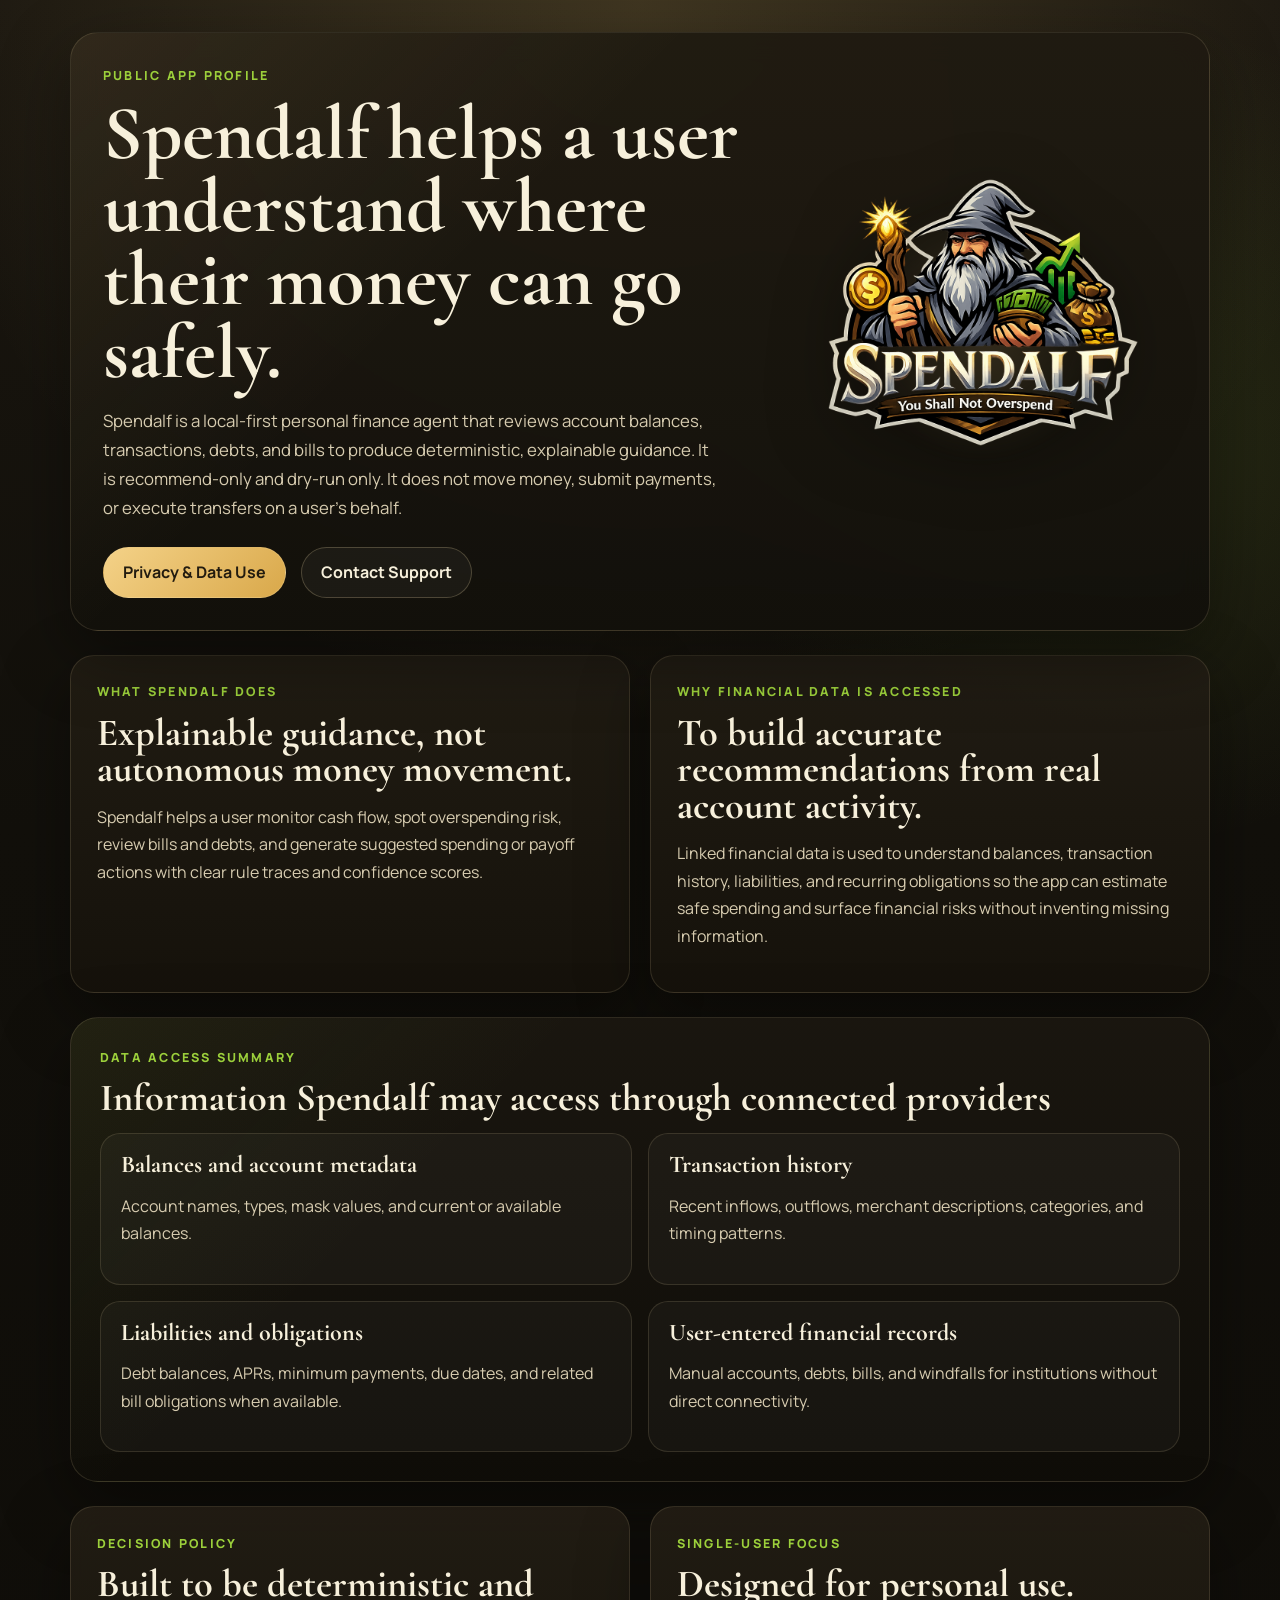
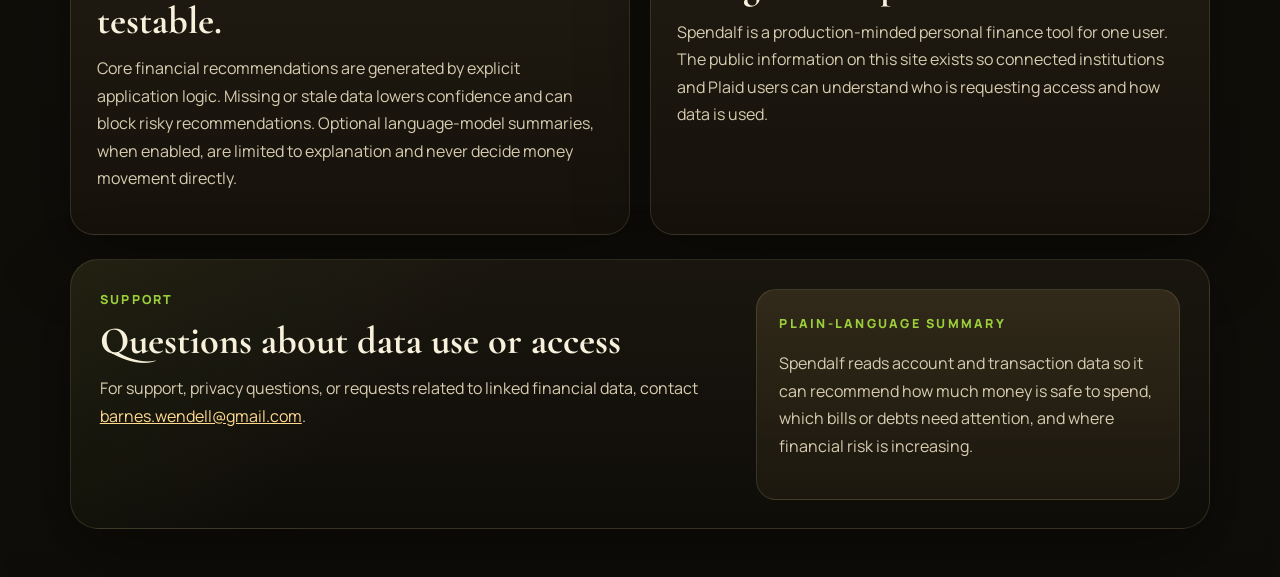
<file: index.html>
<!DOCTYPE html>
<html lang="en">
<head>
  <meta charset="utf-8">
  <meta name="viewport" content="width=device-width, initial-scale=1">
  <meta http-equiv="Content-Security-Policy" content="default-src 'none'; style-src 'self'; font-src 'self'; img-src 'self'; base-uri 'none'; form-action 'none'">
  <title>Spendalf | Local-First Personal Finance Guidance</title>
  <meta
    name="description"
    content="Spendalf is a local-first personal finance assistant that analyzes balances, transactions, bills, and debts to produce explainable spending guidance."
  >
  <meta name="theme-color" content="#12100b">
  <link rel="icon" type="image/png" href="./assets/spendalf-logo.png">
  <link rel="stylesheet" href="./assets/site.css">
</head>
<body>
  <div class="page-shell">
    <header class="hero">
      <div class="hero-copy">
        <p class="eyebrow">Public App Profile</p>
        <h1>Spendalf helps a user understand where their money can go safely.</h1>
        <p class="lede">
          Spendalf is a local-first personal finance agent that reviews account balances,
          transactions, debts, and bills to produce deterministic, explainable guidance.
          It is recommend-only and dry-run only. It does not move money, submit payments,
          or execute transfers on a user's behalf.
        </p>
        <div class="hero-actions">
          <a class="button button-primary" href="./privacy.html">Privacy &amp; Data Use</a>
          <a class="button button-secondary" href="mailto:barnes.wendell@gmail.com">Contact Support</a>
        </div>
      </div>
      <div class="hero-art">
        <img
          src="./assets/spendalf-logo.png"
          alt="Spendalf logo showing a wizard holding coins and a staff"
          class="hero-logo"
        >
      </div>
    </header>

    <main>
      <section class="card-grid">
        <article class="card">
          <p class="card-label">What Spendalf Does</p>
          <h2>Explainable guidance, not autonomous money movement.</h2>
          <p>
            Spendalf helps a user monitor cash flow, spot overspending risk, review bills and debts,
            and generate suggested spending or payoff actions with clear rule traces and confidence scores.
          </p>
        </article>
        <article class="card">
          <p class="card-label">Why Financial Data Is Accessed</p>
          <h2>To build accurate recommendations from real account activity.</h2>
          <p>
            Linked financial data is used to understand balances, transaction history, liabilities,
            and recurring obligations so the app can estimate safe spending and surface financial risks
            without inventing missing information.
          </p>
        </article>
      </section>

      <section class="feature-panel">
        <div class="feature-heading">
          <p class="eyebrow">Data Access Summary</p>
          <h2>Information Spendalf may access through connected providers</h2>
        </div>
        <div class="feature-list">
          <article>
            <h3>Balances and account metadata</h3>
            <p>Account names, types, mask values, and current or available balances.</p>
          </article>
          <article>
            <h3>Transaction history</h3>
            <p>Recent inflows, outflows, merchant descriptions, categories, and timing patterns.</p>
          </article>
          <article>
            <h3>Liabilities and obligations</h3>
            <p>Debt balances, APRs, minimum payments, due dates, and related bill obligations when available.</p>
          </article>
          <article>
            <h3>User-entered financial records</h3>
            <p>Manual accounts, debts, bills, and windfalls for institutions without direct connectivity.</p>
          </article>
        </div>
      </section>

      <section class="split-panel">
        <article class="panel">
          <p class="eyebrow">Decision Policy</p>
          <h2>Built to be deterministic and testable.</h2>
          <p>
            Core financial recommendations are generated by explicit application logic.
            Missing or stale data lowers confidence and can block risky recommendations.
            Optional language-model summaries, when enabled, are limited to explanation and never decide money movement directly.
          </p>
        </article>
        <article class="panel">
          <p class="eyebrow">Single-User Focus</p>
          <h2>Designed for personal use.</h2>
          <p>
            Spendalf is a production-minded personal finance tool for one user. The public information on this site
            exists so connected institutions and Plaid users can understand who is requesting access and how data is used.
          </p>
        </article>
      </section>

      <section class="contact-panel">
        <div>
          <p class="eyebrow">Support</p>
          <h2>Questions about data use or access</h2>
          <p>
            For support, privacy questions, or requests related to linked financial data, contact
            <a href="mailto:barnes.wendell@gmail.com">barnes.wendell@gmail.com</a>.
          </p>
        </div>
        <div class="contact-note">
          <p class="note-title">Plain-language summary</p>
          <p>
            Spendalf reads account and transaction data so it can recommend how much money is safe to spend,
            which bills or debts need attention, and where financial risk is increasing.
          </p>
        </div>
      </section>
    </main>
  </div>
</body>
</html>
</file>
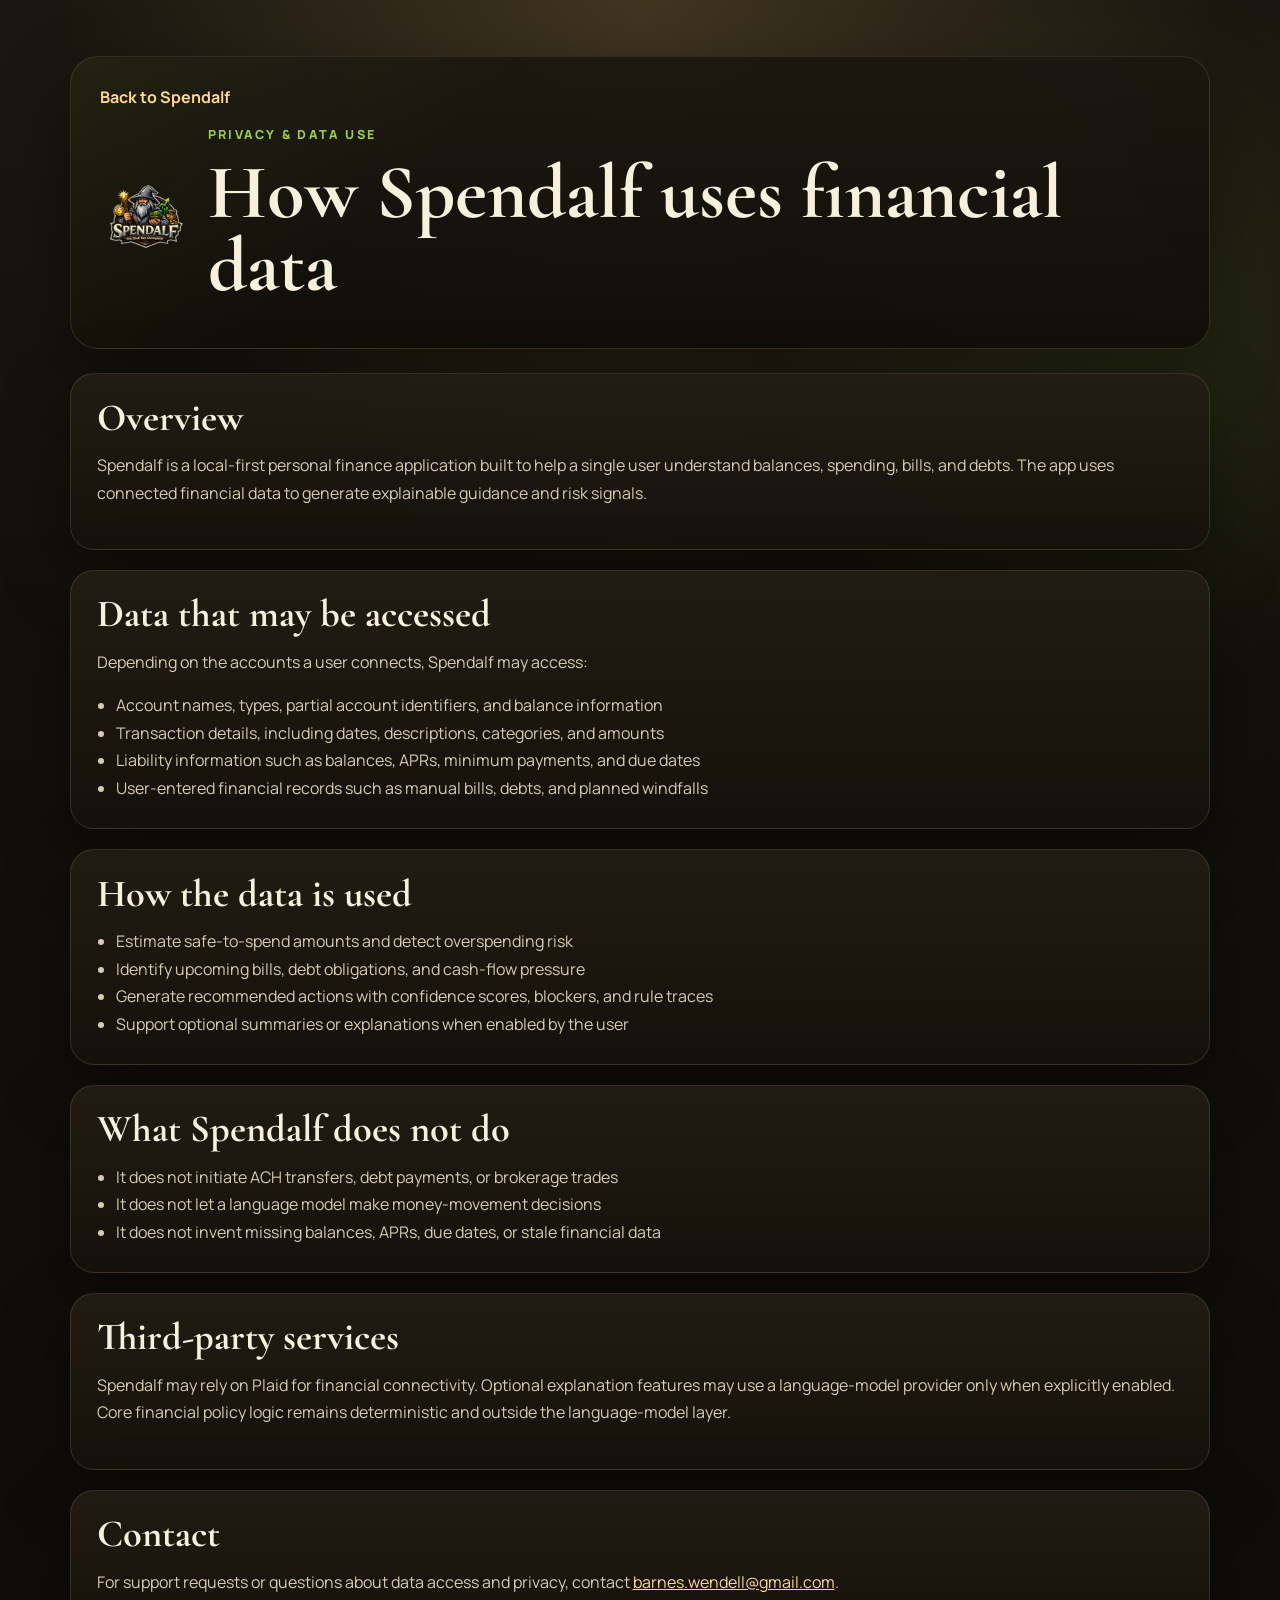
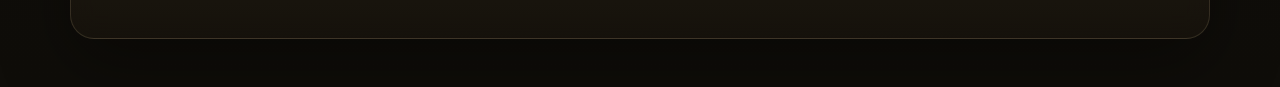
<file: privacy.html>
<!DOCTYPE html>
<html lang="en">
<head>
  <meta charset="utf-8">
  <meta name="viewport" content="width=device-width, initial-scale=1">
  <meta http-equiv="Content-Security-Policy" content="default-src 'none'; style-src 'self'; font-src 'self'; img-src 'self'; base-uri 'none'; form-action 'none'">
  <title>Spendalf | Privacy & Data Use</title>
  <meta
    name="description"
    content="Privacy and data use information for Spendalf, a local-first personal finance guidance application."
  >
  <meta name="theme-color" content="#12100b">
  <link rel="icon" type="image/png" href="./assets/spendalf-logo.png">
  <link rel="stylesheet" href="./assets/site.css">
</head>
<body>
  <div class="page-shell">
    <header class="subpage-header">
      <a class="back-link" href="./index.html">Back to Spendalf</a>
      <div class="subpage-title">
        <img
          src="./assets/spendalf-logo.png"
          alt="Spendalf logo"
          class="subpage-logo"
        >
        <div>
          <p class="eyebrow">Privacy &amp; Data Use</p>
          <h1>How Spendalf uses financial data</h1>
        </div>
      </div>
    </header>

    <main class="legal-layout">
      <section class="legal-card">
        <h2>Overview</h2>
        <p>
          Spendalf is a local-first personal finance application built to help a single user understand balances,
          spending, bills, and debts. The app uses connected financial data to generate explainable guidance and risk signals.
        </p>
      </section>

      <section class="legal-card">
        <h2>Data that may be accessed</h2>
        <p>Depending on the accounts a user connects, Spendalf may access:</p>
        <ul>
          <li>Account names, types, partial account identifiers, and balance information</li>
          <li>Transaction details, including dates, descriptions, categories, and amounts</li>
          <li>Liability information such as balances, APRs, minimum payments, and due dates</li>
          <li>User-entered financial records such as manual bills, debts, and planned windfalls</li>
        </ul>
      </section>

      <section class="legal-card">
        <h2>How the data is used</h2>
        <ul>
          <li>Estimate safe-to-spend amounts and detect overspending risk</li>
          <li>Identify upcoming bills, debt obligations, and cash-flow pressure</li>
          <li>Generate recommended actions with confidence scores, blockers, and rule traces</li>
          <li>Support optional summaries or explanations when enabled by the user</li>
        </ul>
      </section>

      <section class="legal-card">
        <h2>What Spendalf does not do</h2>
        <ul>
          <li>It does not initiate ACH transfers, debt payments, or brokerage trades</li>
          <li>It does not let a language model make money-movement decisions</li>
          <li>It does not invent missing balances, APRs, due dates, or stale financial data</li>
        </ul>
      </section>

      <section class="legal-card">
        <h2>Third-party services</h2>
        <p>
          Spendalf may rely on Plaid for financial connectivity. Optional explanation features may use a language-model provider
          only when explicitly enabled. Core financial policy logic remains deterministic and outside the language-model layer.
        </p>
      </section>

      <section class="legal-card">
        <h2>Contact</h2>
        <p>
          For support requests or questions about data access and privacy, contact
          <a href="mailto:barnes.wendell@gmail.com">barnes.wendell@gmail.com</a>.
        </p>
      </section>
    </main>
  </div>
</body>
</html>
</file>
<file: assets/site.css>
@font-face {
  font-family: "Manrope";
  font-style: normal;
  font-weight: 400 800;
  font-display: swap;
  src: url("./fonts/Manrope.ttf") format("truetype");
}

@font-face {
  font-family: "Cormorant Garamond";
  font-style: normal;
  font-weight: 500 700;
  font-display: swap;
  src: url("./fonts/CormorantGaramond.ttf") format("truetype");
}

:root {
  --bg: #12100b;
  --bg-soft: #1b1710;
  --panel: rgba(31, 26, 17, 0.86);
  --panel-strong: rgba(24, 20, 12, 0.94);
  --line: rgba(232, 212, 165, 0.14);
  --line-strong: rgba(232, 212, 165, 0.24);
  --text: #f7f0db;
  --text-soft: #d7ccb0;
  --gold: #e7c36c;
  --gold-bright: #ffd98d;
  --green: #9cd03b;
  --shadow: 0 24px 70px rgba(0, 0, 0, 0.38);
}

* {
  box-sizing: border-box;
}

html {
  scroll-behavior: smooth;
}

body {
  margin: 0;
  font-family: "Manrope", "Segoe UI", sans-serif;
  color: var(--text);
  background:
    radial-gradient(circle at top, rgba(231, 195, 108, 0.18), transparent 32%),
    radial-gradient(circle at 88% 20%, rgba(156, 208, 59, 0.12), transparent 20%),
    linear-gradient(180deg, #1b1710 0%, #12100b 38%, #0f0d09 100%);
  min-height: 100vh;
}

a {
  color: var(--gold-bright);
}

img {
  display: block;
  max-width: 100%;
}

.page-shell {
  width: min(1140px, calc(100% - 2rem));
  margin: 0 auto;
  padding: 2rem 0 3rem;
}

.hero,
.feature-panel,
.split-panel,
.contact-panel,
.legal-card,
.subpage-header {
  backdrop-filter: blur(14px);
}

.hero {
  display: grid;
  grid-template-columns: minmax(0, 1.25fr) minmax(300px, 0.75fr);
  gap: 2rem;
  align-items: center;
  padding: 2rem;
  border: 1px solid var(--line);
  border-radius: 28px;
  background:
    linear-gradient(135deg, rgba(255, 217, 141, 0.08), transparent 36%),
    linear-gradient(180deg, rgba(31, 26, 17, 0.94), rgba(18, 16, 11, 0.94));
  box-shadow: var(--shadow);
}

.eyebrow,
.card-label,
.note-title {
  margin: 0 0 0.75rem;
  font-size: 0.78rem;
  font-weight: 800;
  text-transform: uppercase;
  letter-spacing: 0.18em;
  color: var(--green);
}

h1,
h2,
h3 {
  margin: 0;
  font-family: "Cormorant Garamond", Georgia, serif;
  line-height: 0.95;
}

h1 {
  font-size: clamp(3rem, 6vw, 5.7rem);
  margin-bottom: 1rem;
}

h2 {
  font-size: clamp(2rem, 3vw, 3rem);
  margin-bottom: 1rem;
}

h3 {
  font-size: 1.5rem;
  margin-bottom: 0.75rem;
}

p,
li {
  line-height: 1.72;
  color: var(--text-soft);
}

.lede {
  max-width: 62ch;
  font-size: 1.05rem;
}

.hero-actions {
  display: flex;
  flex-wrap: wrap;
  gap: 0.9rem;
  margin-top: 1.5rem;
}

.button {
  display: inline-flex;
  align-items: center;
  justify-content: center;
  min-height: 48px;
  padding: 0.85rem 1.2rem;
  border-radius: 999px;
  border: 1px solid var(--line-strong);
  text-decoration: none;
  font-weight: 700;
}

.button-primary {
  background: linear-gradient(135deg, #f4d288, #d9a84a);
  color: #221b0f;
}

.button-secondary {
  background: rgba(255, 255, 255, 0.04);
  color: var(--text);
}

.hero-art {
  position: relative;
}

.hero-art::before {
  content: "";
  position: absolute;
  inset: 12% 10%;
  background: radial-gradient(circle, rgba(255, 217, 141, 0.26), transparent 58%);
  filter: blur(10px);
}

.hero-logo {
  position: relative;
  width: min(100%, 420px);
  margin: 0 auto;
  filter: drop-shadow(0 18px 34px rgba(0, 0, 0, 0.42));
}

.card-grid,
.split-panel {
  display: grid;
  gap: 1.25rem;
  margin-top: 1.5rem;
}

.card-grid {
  grid-template-columns: repeat(2, minmax(0, 1fr));
}

.card,
.panel,
.legal-card {
  padding: 1.6rem;
  border-radius: 24px;
  border: 1px solid var(--line);
  background:
    linear-gradient(180deg, rgba(34, 29, 20, 0.92), rgba(22, 18, 12, 0.92));
  box-shadow: var(--shadow);
}

.feature-panel,
.contact-panel,
.subpage-header {
  margin-top: 1.5rem;
  padding: 1.8rem;
  border-radius: 28px;
  border: 1px solid var(--line);
  background:
    linear-gradient(135deg, rgba(156, 208, 59, 0.06), transparent 32%),
    linear-gradient(180deg, rgba(27, 23, 16, 0.95), rgba(16, 14, 9, 0.95));
  box-shadow: var(--shadow);
}

.feature-list {
  display: grid;
  grid-template-columns: repeat(2, minmax(0, 1fr));
  gap: 1rem;
}

.feature-list article {
  padding: 1.25rem;
  border-radius: 20px;
  border: 1px solid var(--line);
  background: rgba(255, 255, 255, 0.03);
}

.split-panel {
  grid-template-columns: repeat(2, minmax(0, 1fr));
}

.contact-panel {
  display: grid;
  grid-template-columns: minmax(0, 1.2fr) minmax(280px, 0.8fr);
  gap: 1.25rem;
  align-items: stretch;
}

.contact-note {
  padding: 1.4rem;
  border-radius: 20px;
  border: 1px solid var(--line);
  background:
    linear-gradient(180deg, rgba(231, 195, 108, 0.12), rgba(231, 195, 108, 0.05));
}

.back-link {
  display: inline-block;
  margin-bottom: 1rem;
  font-weight: 700;
  text-decoration: none;
}

.subpage-title {
  display: flex;
  gap: 1rem;
  align-items: center;
}

.subpage-logo {
  width: 92px;
  height: 92px;
  flex: 0 0 auto;
}

.legal-layout {
  display: grid;
  gap: 1.25rem;
  margin-top: 1.5rem;
}

.legal-card ul {
  margin: 0;
  padding-left: 1.2rem;
}

@media (max-width: 900px) {
  .hero,
  .card-grid,
  .feature-list,
  .split-panel,
  .contact-panel {
    grid-template-columns: 1fr;
  }

  .hero {
    padding: 1.5rem;
  }

  h1 {
    font-size: clamp(2.65rem, 12vw, 4rem);
  }
}

@media (max-width: 640px) {
  .page-shell {
    width: min(100% - 1rem, 1140px);
    padding-top: 0.75rem;
  }

  .hero,
  .feature-panel,
  .contact-panel,
  .subpage-header,
  .card,
  .panel,
  .legal-card {
    padding: 1.2rem;
    border-radius: 22px;
  }

  .subpage-title {
    align-items: flex-start;
  }

  .subpage-logo {
    width: 72px;
    height: 72px;
  }
}
</file>
